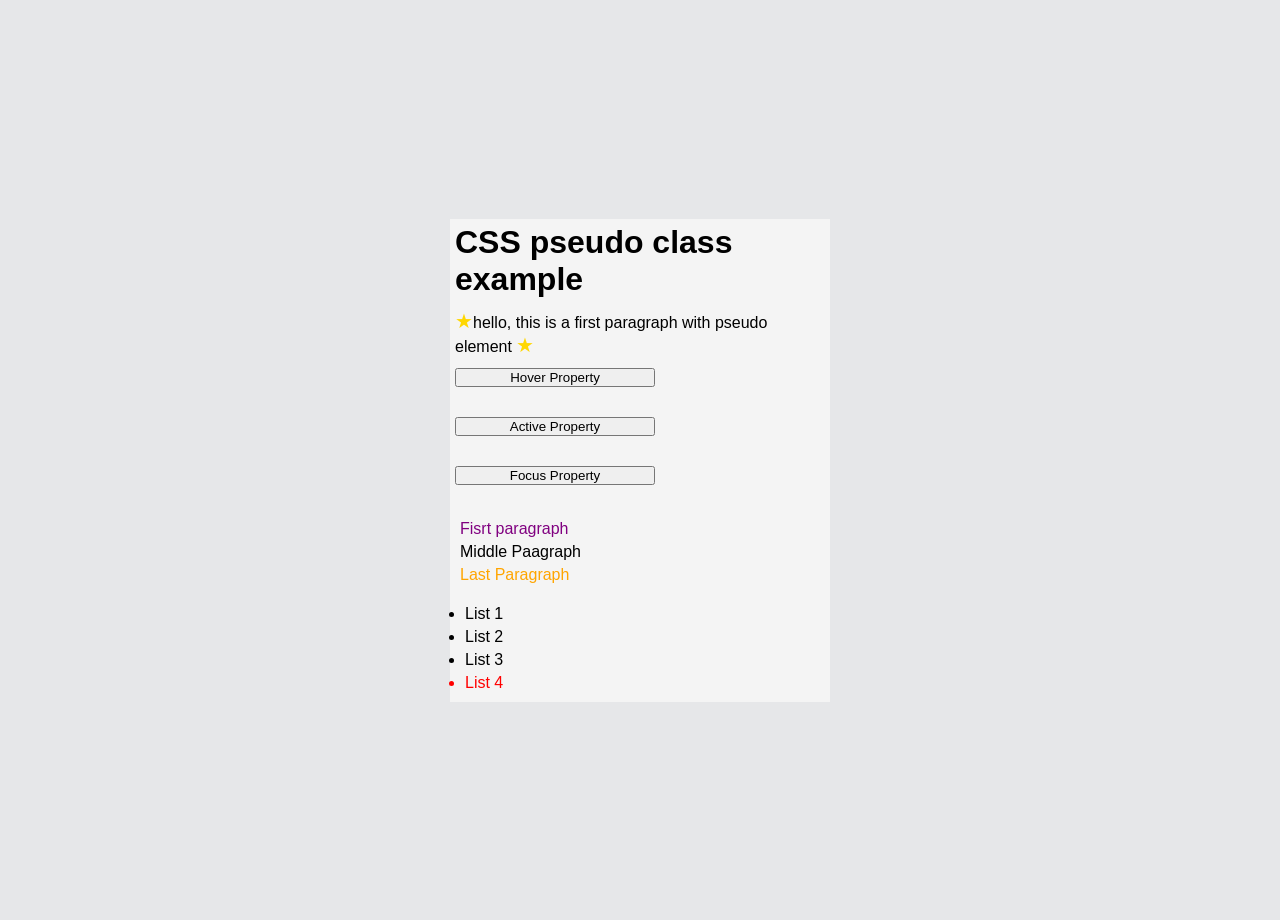
<file: 4 Exp/index.html>
<!DOCTYPE html>
<html lang="en">
<head>
    <meta charset="UTF-8">
    <meta name="viewport" content="width=device-width, initial-scale=1.0">
    <title>Selector</title>
    <link rel="stylesheet" href="style.css">
</head>
<body>
    <div class="container">
        <h1>CSS pseudo class example</h1>
        <p class="p1">hello, this is a first paragraph with pseudo element </p>
        
        <button type="submit" class="btn1">Hover Property</button><br>
        <button type="submit" class="btn2">Active Property</button><br>
        <button type="submit" class="btn3">Focus Property</button><br>

        <div class="box2">
            <p>Fisrt paragraph</p>
            <p>Middle Paagraph</p>
            <p>Last Paragraph</p>
        </div>

        <div class="box3">
            <ul>
                <li>List 1</li>
                <li>List 2</li>
                <li>List 3</li>
                <li>List 4</li>
            </ul>
        </div>
    </div>
</body>
</html>
</file>
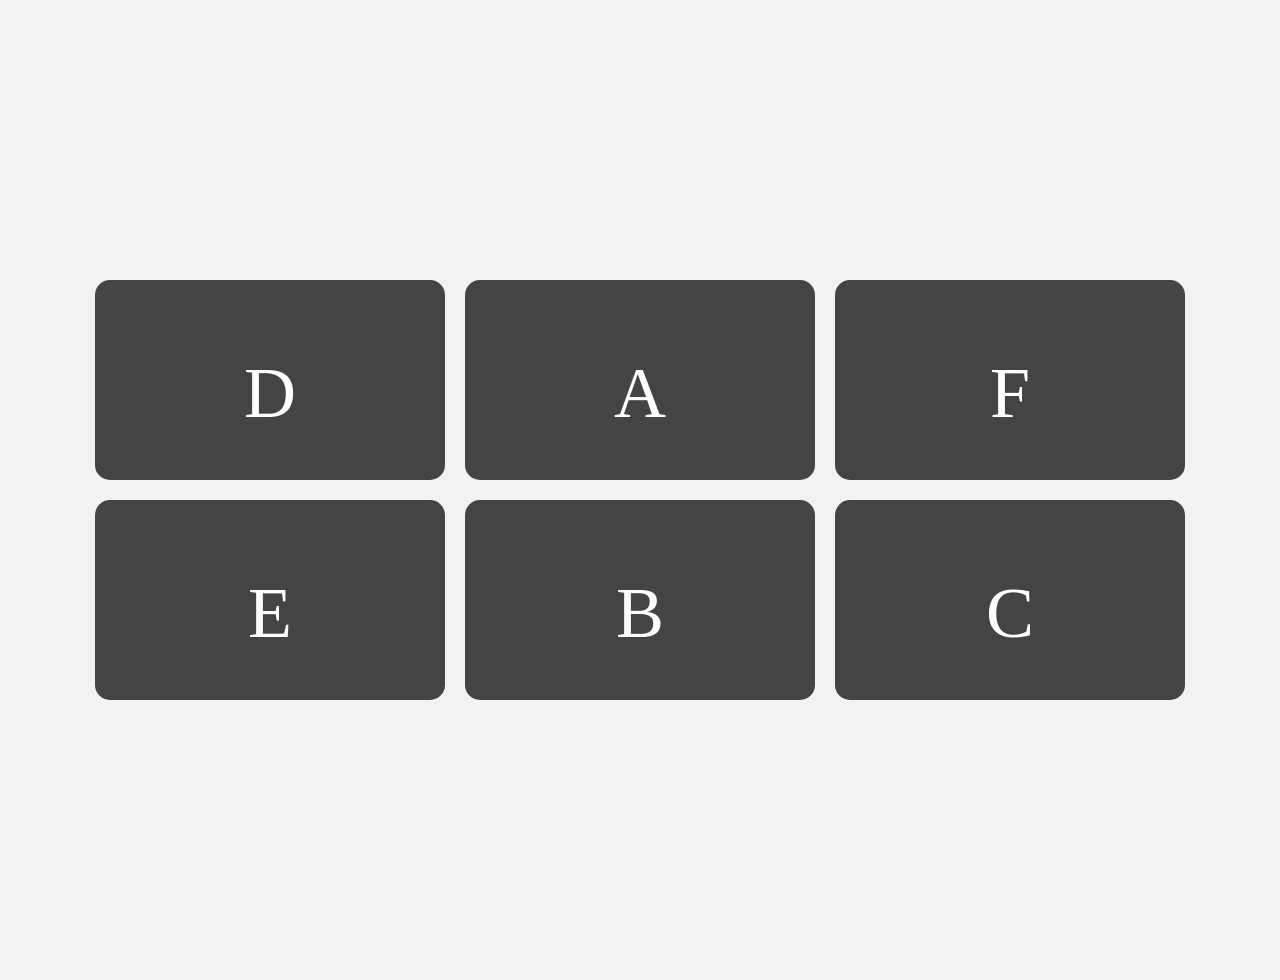
<file: 5 th Exp grid/index1.html>
<!DOCTYPE html>
<html lang="en">

<head>
    <meta charset="UTF-8">
    <meta name="viewport" content="width=device-width, initial-scale=1.0">
    <title>Grid Layout</title>
    <link rel="stylesheet" href="style1.css">
</head>

<body>
    <div class="grid_box">
        <div class="box1">
            <p>D</p>
        </div>
        <div class="box1">
            <p>A</p>
        </div>
        <div class="box1">
            <p>F</p>
        </div>
        <div class="box1">
            <p>E</p>
        </div>
        <div class="box1">
            <p>B</p>
        </div>
        <div class="box1">
            <p>C</p>
        </div>
    </div>
</body>

</html>
</file>
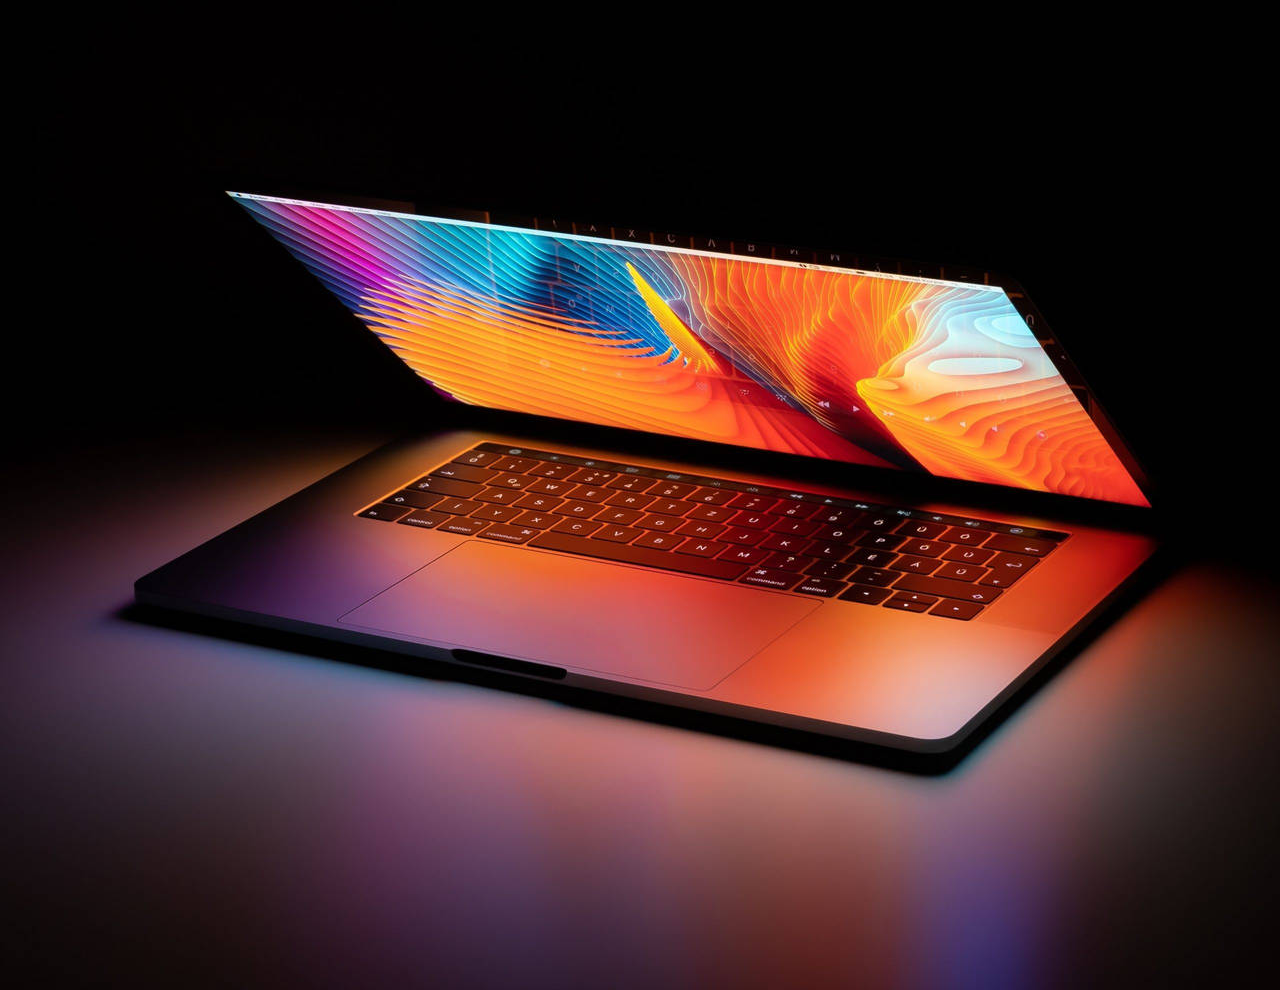
<file: 5 th Exp grid/index3.html>
<!DOCTYPE html>
<html lang="en">

<head>
    <meta charset="UTF-8">
    <meta name="viewport" content="width=device-width, initial-scale=1.0">
    <title>Media Queries 3</title>
    <style>
        body {
            margin: 0;
            height: 100vh;
            display: flex;
            justify-content: center;
            align-items: center;
            background-color: #f4f4f4;
        }

        img {
            display: none;
        }

        /* .img1 {
            width: 700px;
        }

        .img2 {
            height: 800px;
            width: 800px;
        }

        .img3 {
            height: 560px;
            width: 375px;
        } */

        @media(min-width:1025px) {
            .img1 {
                display: block;
            }
        }

        @media(max-width:1024px) and (min-width:768px) {
            .img2 {
                display: block;
            }
        }

        @media(max-width:767px) {
            .img3 {
                display: block;
            }
        }
    </style>

<body>
    <div class="images">
        <img src="laptop.jpg" alt="laptop" class="img1">
        <img src="morning.jpg" alt="laptop" class="img2">
        <img src="fog.jpg" alt="laptop" class="img3">
    </div>
</body>

</html>
</file>
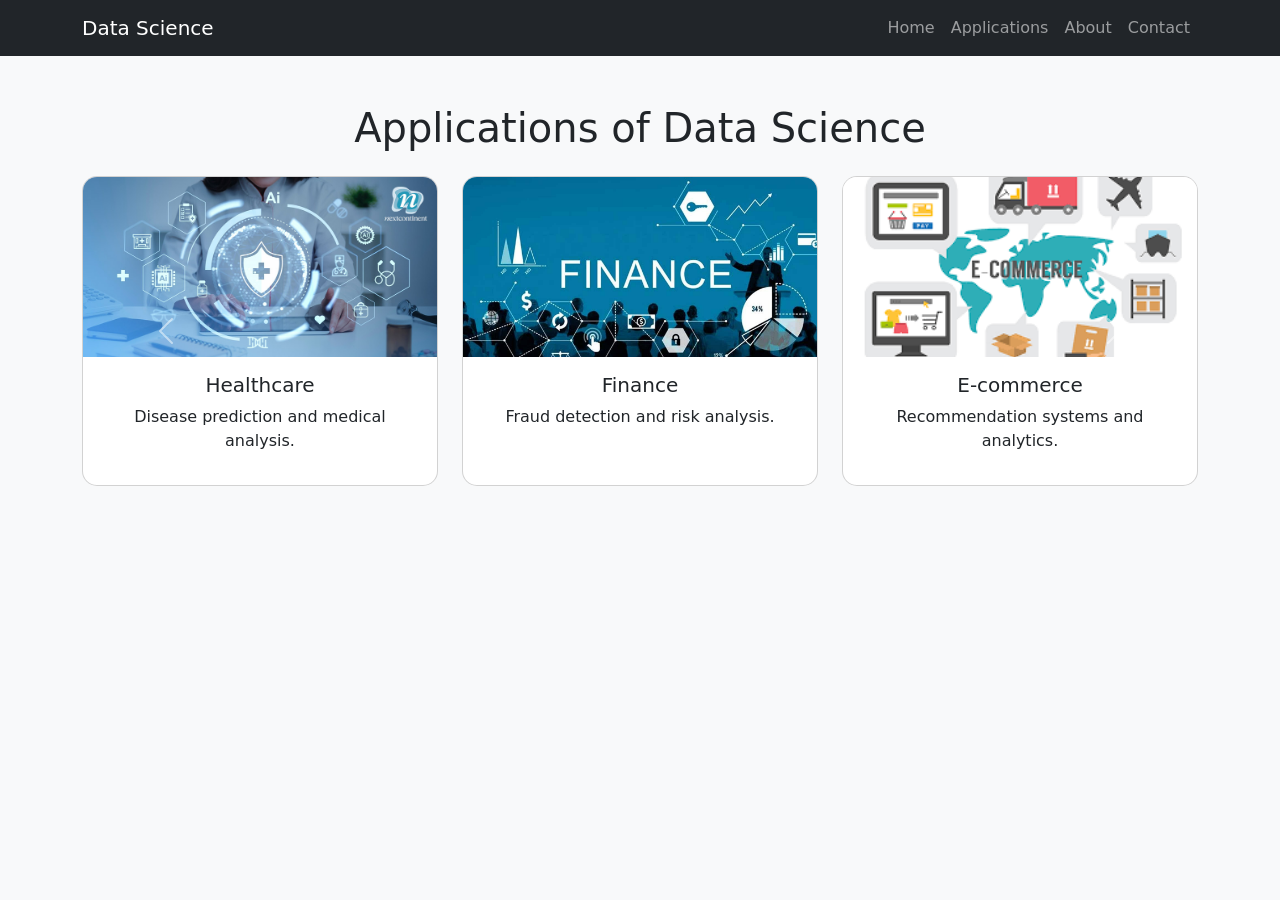
<file: 6 Exp/new.html>
<!DOCTYPE html>
<html lang="en">
<head>
  <meta charset="UTF-8">
  <meta name="viewport" content="width=device-width, initial-scale=1.0">
  <title>Data Science Applications</title>
  <link href="https://cdn.jsdelivr.net/npm/bootstrap@5.3.0/dist/css/bootstrap.min.css" rel="stylesheet">
  <style>
    body { background-color: #f8f9fa; }
    .card {
      border-radius: 15px;
      overflow: hidden;
      height: 100%;
      cursor: pointer;
      transition: transform 0.3s;
    }
    .card:hover { transform: scale(1.05); }
    .card img {
      height: 180px;
      object-fit: cover;
    }
    .arrow {
      font-size: 32px;
      font-weight: bold;
      position: fixed;
      right: 20px;
      top: 50%;
      transform: translateY(-50%);
      cursor: pointer;
      z-index: 1000;
    }
  </style>
</head>
<body>

<!-- Navbar -->
<nav class="navbar navbar-expand-lg navbar-dark bg-dark">
  <div class="container">
    <a class="navbar-brand" href="#">Data Science</a>
    <button class="navbar-toggler" type="button" data-bs-toggle="collapse" data-bs-target="#navbarNav">
      <span class="navbar-toggler-icon"></span>
    </button>
    <div class="collapse navbar-collapse" id="navbarNav">
      <ul class="navbar-nav ms-auto">
        <li class="nav-item"><a class="nav-link" href="#">Home</a></li>
        <li class="nav-item"><a class="nav-link" href="#">Applications</a></li>
        <li class="nav-item"><a class="nav-link" href="#">About</a></li>
        <li class="nav-item"><a class="nav-link" href="#">Contact</a></li>
      </ul>
    </div>
  </div>
</nav>

<div class="container mt-5">
  <h1 class="text-center mb-4">Applications of Data Science</h1>

  <div id="cardCarousel" class="carousel slide" data-bs-ride="carousel">
    <div class="carousel-inner">

      <!-- Slide 1 -->
      <div class="carousel-item active">
        <div class="row">

          <div class="col-md-4">
            <div class="card" onclick="nextSlide()">
              <img src="healthcare.png" class="card-img-top">
              <div class="card-body text-center">
                <h5>Healthcare</h5>
                <p>Disease prediction and medical analysis.</p>
                
              </div>
            </div>
          </div>

          <div class="col-md-4">
            <div class="card" onclick="nextSlide()">
              <img src="finance.png" class="card-img-top">
              <div class="card-body text-center">
                <h5>Finance</h5>
                <p>Fraud detection and risk analysis.</p>
                
              </div>
            </div>
          </div>

          <div class="col-md-4">
            <div class="card" onclick="nextSlide()">
              <img src="ecommerce.png" class="card-img-top">
              <div class="card-body text-center">
                <h5>E-commerce</h5>
                <p>Recommendation systems and analytics.</p>
                
              </div>
            </div>
          </div>

        </div>
      </div>

      <!-- Slide 2 -->
      <div class="carousel-item">
        <div class="row">

          <div class="col-md-4">
            <div class="card" onclick="nextSlide()">
              <img src="education.png" class="card-img-top">
              <div class="card-body text-center">
                <h5>Education</h5>
                <p>Personalized learning systems.</p>
                
              </div>
            </div>
          </div>

          <div class="col-md-4">
            <div class="card" onclick="nextSlide()">
              <img src="transportation.png" class="card-img-top">
              <div class="card-body text-center">
                <h5>Transportation</h5>
                <p>Traffic prediction and optimization.</p>
                
              </div>
            </div>
          </div>

          <div class="col-md-4">
            <div class="card" onclick="nextSlide()">
              <img src="digitalmarketing.png" class="card-img-top">
              <div class="card-body text-center">
                <h5>Marketing</h5>
                <p>Customer targeting and campaigns.</p>
                
              </div>
            </div>
          </div>

        </div>
      </div>

    </div>

    <button class="carousel-control-prev" type="button" data-bs-target="#cardCarousel" data-bs-slide="prev">
      <span class="carousel-control-prev-icon"></span>
    </button>

    <button class="carousel-control-next" type="button" data-bs-target="#cardCarousel" data-bs-slide="next">
      <span class="carousel-control-next-icon"></span>
    </button>

  </div>
</div>

<!-- Single Right Arrow -->
<!-- <div class="arrow" onclick="nextSlide()">&gt;</div> -->

<script src="https://cdn.jsdelivr.net/npm/bootstrap@5.3.0/dist/js/bootstrap.bundle.min.js"></script>
<script>
  function nextSlide() {
    let carousel = document.querySelector('#cardCarousel');
    let bsCarousel = bootstrap.Carousel.getInstance(carousel);
    if (!bsCarousel) {
      bsCarousel = new bootstrap.Carousel(carousel);
    }
    bsCarousel.next();
  }
</script>

</body>
</html>
</file>
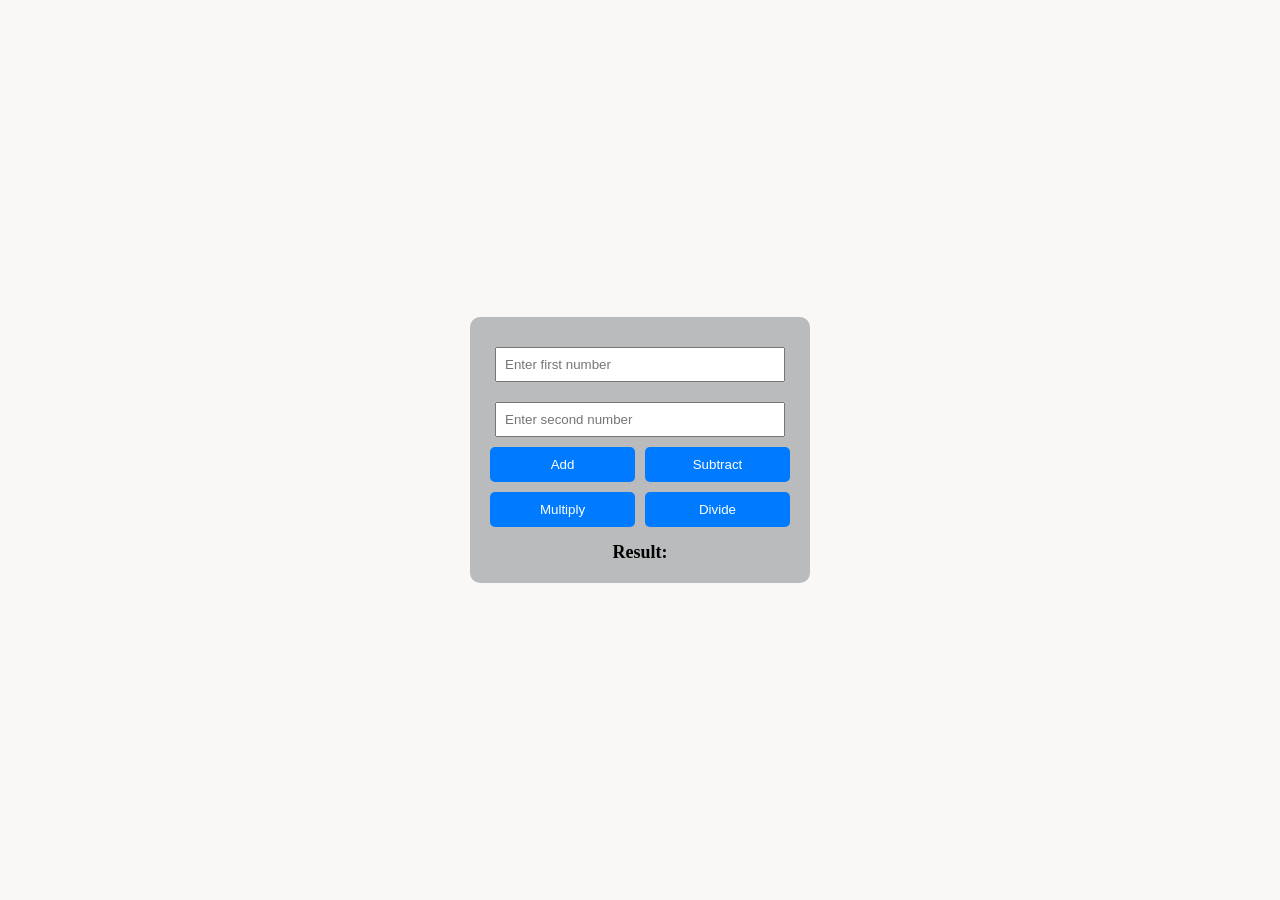
<file: 7 Exp/calculator.html>
<!DOCTYPE html>
<html lang="en">

<head>
    <meta charset="UTF-8">
    <meta name="viewport" content="width=device-width, initial-scale=1.0">
    <title>Calculator</title>

    <style>
        * {
            margin: 0;
            padding: 0;
        }

        body {
            background-color: rgb(250, 247, 247);
            display: flex;
            justify-content: center;
            align-items: center;
            height: 100vh;
        }

        .main {
            display: flex;
            flex-direction: column;
            align-items: center;
            justify-content: center;
            background-color: rgb(185, 187, 188);
            width: 300px;
            padding: 20px;
            border-radius: 10px;
        }

        input {
            margin: 10px;
            padding: 8px;
            width: 90%;
        }

        .btn {
            display: grid;
            grid-template-columns: 1fr 1fr;
            gap: 10px;
            width: 100%;
        }

        button {
            padding: 10px;
            background-color:  #007BFF;
            color: white;
            border: none;
            cursor: pointer;
            border-radius: 5px;
        }

        #result {
            margin-top: 15px;
            font-size: 18px;
            font-weight: bold;
        }
    </style>
</head>

<body>

    <div class="main">
        <input type="number" id="num1" placeholder="Enter first number">
        <input type="number" id="num2" placeholder="Enter second number">

        <div class="btn">
            <button onclick="calculate('+')">Add</button>
            <button onclick="calculate('-')">Subtract</button>
            <button onclick="calculate('*')">Multiply</button>
            <button onclick="calculate('/')">Divide</button>
        </div>

        <div id="result">Result: </div>
    </div>

    <script>
        function calculate(op) {
            let n1 = parseFloat(document.getElementById("num1").value);
            let n2 = parseFloat(document.getElementById("num2").value);
            let result;

            if (isNaN(n1) || isNaN(n2)) {
                result = "Enter valid numbers";
            } else {
                if (op === '+') result = n1 + n2;
                else if (op === '-') result = n1 - n2;
                else if (op === '*') result = n1 * n2;
                else if (op === '/') {
                    if (n2 === 0) result = "Cannot divide by 0";
                    else result = n1 / n2;
                }
            }

            document.getElementById("result").innerText = "Result: " + result;
        }
    </script>

</body>

</html>
</file>
<file: 4 Exp/style.css>
/* universal selctor */
*{
    margin: 5px;
    padding:0;
}

 body {
            min-height: 100vh;
            display: flex;
            align-items: center;
            justify-content: center;
            font-family: Arial, sans-serif;
            background: rgb(230, 231, 233);
        }

.container{
    display: grid;
    gap: 1px;
    background-color: #f4f4f4;
    align-items: center;
    width: 380px;
}

h1{
    font-weight: bold;
}

.p1::after{
    content:"★";
    color: gold;
    font-size: 20px;
}
.p1::before{
    content:"★";
    color:gold;
    font-size:20px;
}

button{
    width: 200px;
}
.btn1:hover{
    
    background-color: #8b5cf6;
}

.btn2:active{
    background-color: yellow;
}

.btn3:focus{
    background-color: red;
    border: 2px solid black;
}

.box2 p:first-child{
    color: purple;
}

.box2 p:last-child{
    color:orange;
}

.box3 li:nth-child(4){
    color: red;
}
</file>
<file: 5 th Exp grid/style1.css>
body {
    margin: 0;
    padding: 40px;
    background-color: #f2f2f2;
    font-family: 'Times New Roman', Times, serif;
}

.grid_box {
    display: grid;
    grid-template-columns: repeat(3, 350px);
    grid-template-rows: repeat(2, 200px);
    gap: 20px;
    align-content: center;
    justify-content: center;
    height: 100vh;
}

.box1 {
    background-color: #444;
    border-radius: 15px;
}

p {
    color: white;
    font-size: 72px;
    display: flex;
    justify-content: center;
}
</file>
